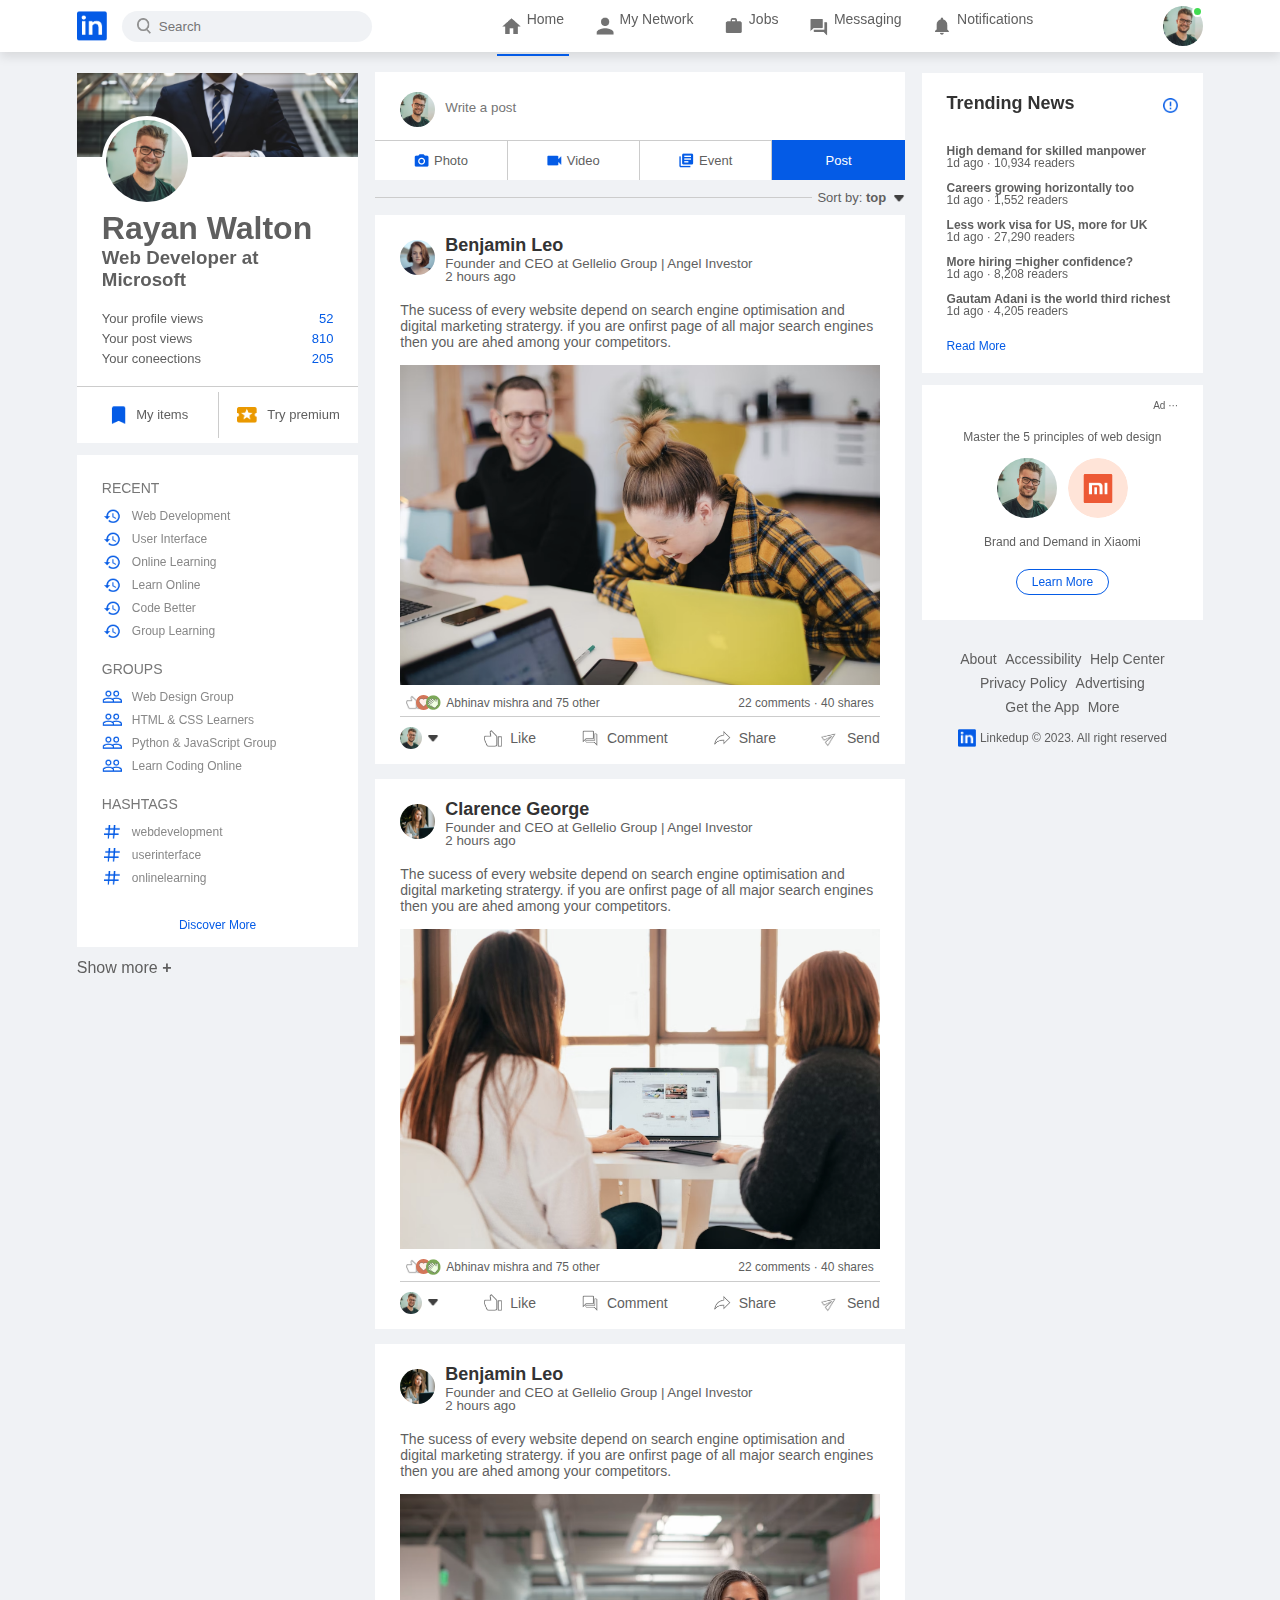
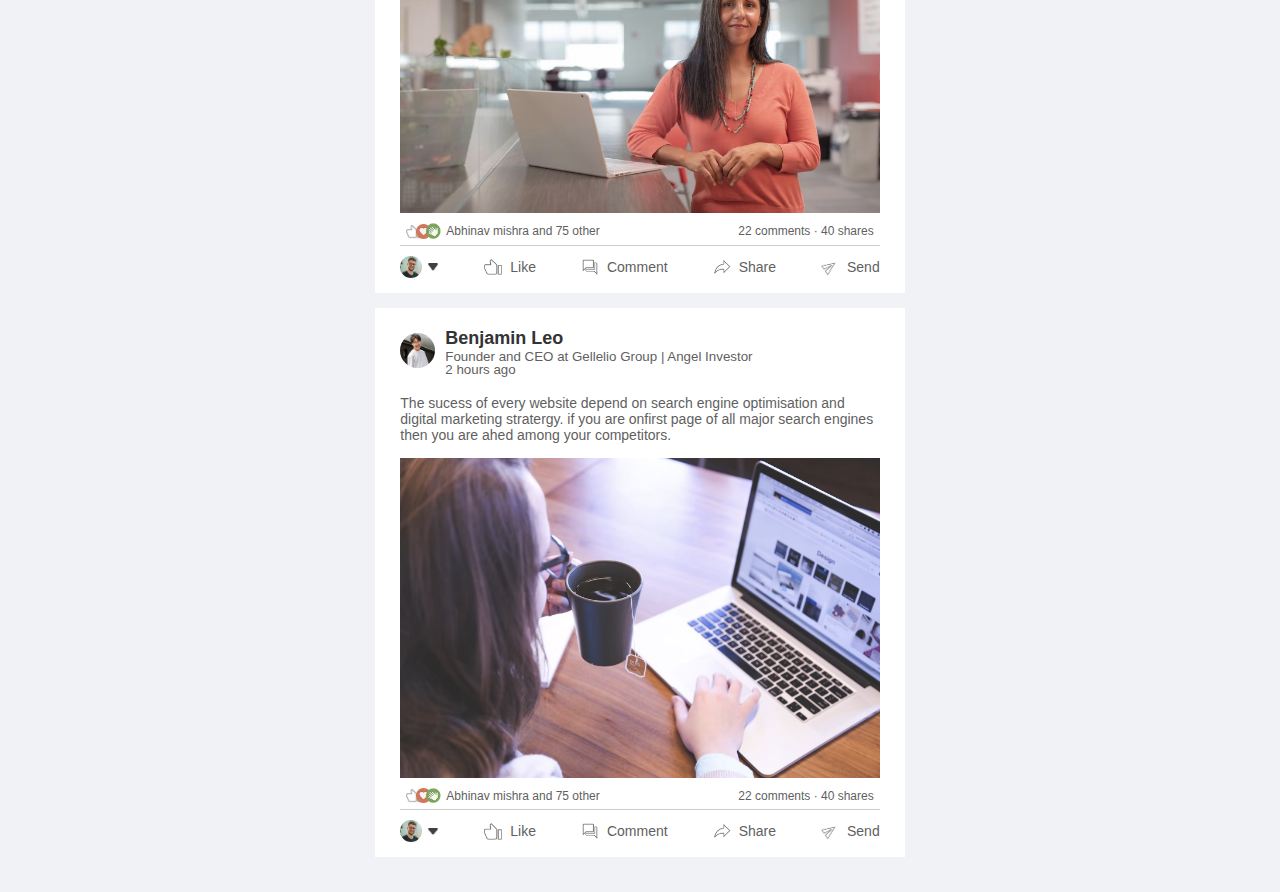
<file: index.html>
<!DOCTYPE html>
<html lang="en">
<head>
    <meta charset="UTF-8">
    <meta name="viewport" content="width=device-width, initial-scale=1.0">
    <title>Social Media</title>
    <link rel="stylesheet" href="style.css">
</head>
<body>
    <nav class="navbar">
        <div class="nav-left">
            <a href="index.html" class="logo"><img src="images/logo.png"></a>
            <div class="search-box">
                <img src="images/search.png" >
                <input type="text" placeholder="Search">
            </div>
        </div>
        <div class="nav-center">
            <ul>
                <li><a href="#" class="active-link"><img src="images/home.png"><span>Home</span></a></li>
                <li><a href="#"><img src="images/network.png"><span>My Network</span></a></li>
                <li><a href="#"><img src="images/jobs.png"><span>Jobs</span></a></li>
                <li><a href="#"><img src="images/message.png"><span>Messaging</span></a></li>
                <li><a href="#"><img src="images/notification.png"><span>Notifications</span></a></li>
            </ul>
        </div>
        <div class="nav-right">
            <div class="online">
                <img src="images/user-1.png" class="nav-profile-img" onclick="toggleMenu()">
            </div>
        </div>
        <!----------------profile dropdown menu----------------------->
        <div class="profile-menu-wrap" id="profileMenu">
            <div class="profile-menu">
                <div class="user-info">
                    <img src="images/user-1.png">
                    <div>
                        <h3>Rayan Walton</h3>
                        <a href="profile.html">See your profile</a>
                    </div>
                </div>
                <hr>
                <a href="#" class="profile-menu-link">
                    <img src="images/feedback.png">
                    <p>Give Feedback</p>
                    <span>></span>
                </a>
                <a href="#" class="profile-menu-link">
                    <img src="images/setting.png">
                    <p>Settings & Privacy</p>
                    <span>></span>
                </a>
                <a href="#" class="profile-menu-link">
                    <img src="images/help.png">
                    <p>Help & Support</p>
                    <span>></span>
                </a>
                <a href="#" class="profile-menu-link">
                    <img src="images/display.png">
                    <p>Display & Accessibility</p>
                    <span>></span>
                </a>
                <a href="#" class="profile-menu-link">
                    <img src="images/logout.png">
                    <p>Logout</p>
                    <span>></span>
                </a>
            </div>
        </div>
    </nav>
    <!--------------navbar close-------------------------->
    <div class="container">
         <!--------------left-sidebar-------------------------->
        <div class="left-sidebar">
            <div class="sidebar-profile-box">
                <img src="images/cover-pic.png" width="100%">
                 <div class="sidebar-profile-info">
                    <img src="images/user-1.png">
                    <h1>Rayan Walton</h1>
                    <h3>Web Developer at Microsoft</h3>
                    <ul>
                        <li>Your profile views <span>52</span></li>
                        <li>Your post views <span>810</span></li>
                        <li>Your coneections <span>205</span></li>
                    </ul>
                 </div>
                 <div class="sidebar-profile-link">
                    <a href="#"><img src="images/items.png">My items</a>
                    <a href="#"><img src="images/premium.png">Try premium</a>
                 </div>
            </div>
            <div class="sidebar-activity" id="sidebarActivity">
                <h3>RECENT</h3>
                <a href="#"><img src="images/recent.png">Web Development</a>
                <a href="#"><img src="images/recent.png">User Interface</a>
                <a href="#"><img src="images/recent.png">Online Learning</a>
                <a href="#"><img src="images/recent.png">Learn Online</a>
                <a href="#"><img src="images/recent.png">Code Better</a>
                <a href="#"><img src="images/recent.png">Group Learning</a>
                <h3>GROUPS</h3>
                <a href="#"><img src="images/group.png">Web Design Group</a>
                <a href="#"><img src="images/group.png">HTML & CSS Learners</a>
                <a href="#"><img src="images/group.png">Python & JavaScript Group</a>
                <a href="#"><img src="images/group.png">Learn Coding Online</a>
                <h3>HASHTAGS</h3>
                <a href="#"><img src="images/hashtag.png">webdevelopment</a>
                <a href="#"><img src="images/hashtag.png">userinterface</a>
                <a href="#"><img src="images/hashtag.png">onlinelearning</a>
                <div class="discover-more-link">
                    <a href="#">Discover More</a>
                </div>
            </div>
            <p id="showMoreLink" onclick="toggleActivity()">Show more <b>+</b></p>
        </div>
         <!--------------main-content-------------------------->
        <div class="main-content">
            <div class="create-post">
                <div class="create-post-input">
                    <img src="images/user-1.png">
                    <textarea rows="2" placeholder="Write a post"></textarea>
                </div>
                <div class="create-post-links">
                    <li><img src="images/photo.png">Photo</li>
                    <li><img src="images/video.png">Video</li>
                    <li><img src="images/event.png">Event</li>
                    <li>Post</li>
                </div>
            </div>
            <div class="sort-by">
                <hr>
                <p>Sort by: <span>top <img src="images/down-arrow.png"></p>
            </div>
            <div class="post">
                <div class="post-author">
                    <img src="images/user-3.png">
                    <div>
                        <h1>Benjamin Leo</h1>
                        <small>Founder and CEO at Gellelio Group | Angel Investor</small>
                        <small>2 hours ago</small>
                    </div>
                </div>
                <p>The sucess of every website depend on search engine optimisation and digital marketing stratergy.
                    if you are onfirst page of all major search engines then you are ahed among your competitors.
                </p>
                <img src="images/post-image-1.png" width="100%">
                <div class="post-stats">
                    <div>
                        <img src="images/thumbsup.png">
                        <img src="images/love.png">
                        <img src="images/clap.png">
                        <span class="liked-user">Abhinav mishra and 75 other</span>
                    </div>
                    <div>
                        <span>22 comments &middot; 40 shares</span>
                    </div>
                </div>
                <div class="post-activity">
                    <div>
                        <img src="images/user-1.png" class="post-activity-user-icon">
                        <img src="images/down-arrow.png" class="post-activity-arrow-icon">
                    </div>
                    <div class="post-activity-link">
                        <img src="images/like.png">
                        <span>Like</span>
                    </div>
                    <div class="post-activity-link">
                        <img src="images/comment.png">
                        <span>Comment</span>
                    </div>
                    <div class="post-activity-link">
                        <img src="images/share.png">
                        <span>Share</span>
                    </div>
                    <div class="post-activity-link">
                        <img src="images/send.png">
                        <span>Send</span>
                    </div>
                </div>
            </div>
            <div class="post">
                <div class="post-author">
                    <img src="images/user-4.png">
                    <div>
                        <h1>Clarence George</h1>
                        <small>Founder and CEO at Gellelio Group | Angel Investor</small>
                        <small>2 hours ago</small>
                    </div>
                </div>
                <p>The sucess of every website depend on search engine optimisation and digital marketing stratergy.
                    if you are onfirst page of all major search engines then you are ahed among your competitors.
                </p>
                <img src="images/post-image-2.png" width="100%">
                <div class="post-stats">
                    <div>
                        <img src="images/thumbsup.png">
                        <img src="images/love.png">
                        <img src="images/clap.png">
                        <span class="liked-user">Abhinav mishra and 75 other</span>
                    </div>
                    <div>
                        <span>22 comments &middot; 40 shares</span>
                    </div>
                </div>
                <div class="post-activity">
                    <div>
                        <img src="images/user-1.png" class="post-activity-user-icon">
                        <img src="images/down-arrow.png" class="post-activity-arrow-icon">
                    </div>
                    <div class="post-activity-link">
                        <img src="images/like.png">
                        <span>Like</span>
                    </div>
                    <div class="post-activity-link">
                        <img src="images/comment.png">
                        <span>Comment</span>
                    </div>
                    <div class="post-activity-link">
                        <img src="images/share.png">
                        <span>Share</span>
                    </div>
                    <div class="post-activity-link">
                        <img src="images/send.png">
                        <span>Send</span>
                    </div>
                </div>
            </div>
            <div class="post">
                <div class="post-author">
                    <img src="images/user-4.png">
                    <div>
                        <h1>Benjamin Leo</h1>
                        <small>Founder and CEO at Gellelio Group | Angel Investor</small>
                        <small>2 hours ago</small>
                    </div>
                </div>
                <p>The sucess of every website depend on search engine optimisation and digital marketing stratergy.
                    if you are onfirst page of all major search engines then you are ahed among your competitors.
                </p>
                <img src="images/post-image-3.png" width="100%">
                <div class="post-stats">
                    <div>
                        <img src="images/thumbsup.png">
                        <img src="images/love.png">
                        <img src="images/clap.png">
                        <span class="liked-user">Abhinav mishra and 75 other</span>
                    </div>
                    <div>
                        <span>22 comments &middot; 40 shares</span>
                    </div>
                </div>
                <div class="post-activity">
                    <div>
                        <img src="images/user-1.png" class="post-activity-user-icon">
                        <img src="images/down-arrow.png" class="post-activity-arrow-icon">
                    </div>
                    <div class="post-activity-link">
                        <img src="images/like.png">
                        <span>Like</span>
                    </div>
                    <div class="post-activity-link">
                        <img src="images/comment.png">
                        <span>Comment</span>
                    </div>
                    <div class="post-activity-link">
                        <img src="images/share.png">
                        <span>Share</span>
                    </div>
                    <div class="post-activity-link">
                        <img src="images/send.png">
                        <span>Send</span>
                    </div>
                </div>
            </div>
            <div class="post">
                <div class="post-author">
                    <img src="images/user-5.png">
                    <div>
                        <h1>Benjamin Leo</h1>
                        <small>Founder and CEO at Gellelio Group | Angel Investor</small>
                        <small>2 hours ago</small>
                    </div>
                </div>
                <p>The sucess of every website depend on search engine optimisation and digital marketing stratergy.
                    if you are onfirst page of all major search engines then you are ahed among your competitors.
                </p>
                <img src="images/post-image-4.png" width="100%">
                <div class="post-stats">
                    <div>
                        <img src="images/thumbsup.png">
                        <img src="images/love.png">
                        <img src="images/clap.png">
                        <span class="liked-user">Abhinav mishra and 75 other</span>
                    </div>
                    <div>
                        <span>22 comments &middot; 40 shares</span>
                    </div>
                </div>
                <div class="post-activity">
                    <div>
                        <img src="images/user-1.png" class="post-activity-user-icon">
                        <img src="images/down-arrow.png" class="post-activity-arrow-icon">
                    </div>
                    <div class="post-activity-link">
                        <img src="images/like.png">
                        <span>Like</span>
                    </div>
                    <div class="post-activity-link">
                        <img src="images/comment.png">
                        <span>Comment</span>
                    </div>
                    <div class="post-activity-link">
                        <img src="images/share.png">
                        <span>Share</span>
                    </div>
                    <div class="post-activity-link">
                        <img src="images/send.png">
                        <span>Send</span>
                    </div>
                </div>
            </div>
            
        </div>
         <!--------------right-sidebar-------------------------->
        <div class="right-sidebar">
            <div class="sidebar-news">
                <img src="images/more.png" class="info-icon">
                <h3>Trending News</h3>
                <a href="#">High demand for skilled manpower</a>
                <span>1d ago &middot; 10,934 readers</span>

                <a href="#">Careers growing horizontally too</a>
                <span>1d ago &middot; 1,552 readers</span>

                <a href="#">Less work visa for US, more for UK</a>
                <span>1d ago &middot; 27,290 readers</span>

                <a href="#">More hiring =higher confidence?</a>
                <span>1d ago &middot; 8,208 readers</span>

                <a href="#">Gautam Adani is the world third richest</a>
                <span>1d ago &middot; 4,205 readers</span>

                <a href="#" class="read-more-link">Read More</a>
            </div>
            <div class="sidebar-ad">
                <small>Ad &middot;&middot;&middot;</small>
                <p>Master the 5 principles of web design</p>
                <div>
                    <img src="images/user-1.png">
                    <img src="images/mi-logo.png">
                </div>
                <b>Brand and Demand in Xiaomi</b>
                <a href="#" class="ad-link">Learn More</a>
            </div>
            <div class="sideber-useful-links">
                <a href="#">About</a>
                <a href="#">Accessibility</a>
                <a href="#">Help Center</a>
                <a href="#">Privacy Policy</a>
                <a href="#">Advertising</a>
                <a href="#">Get the App</a>
                <a href="#">More</a>

                <div class="copyright-msg">
                    <img src="images/logo.png">
                    <p>Linkedup &#169; 2023. All right reserved</p>
                </div>
            </div>
        </div>
    </div>
    <script>
        let profileMenu=document.getElementById("profileMenu");

        function toggleMenu(){
            profileMenu.classList.toggle("open-menu");
        }
    </script>
    <script>
        let sideActivity=document.getElementById("sidebarActivity");
        let moreLink=document.getElementById("showMoreLink");
        function toggleActivity(){
            sideActivity.classList.toggle("open-activity");
            if(sideActivity.classList.contains("open-activity")){
            moreLink.innerHTML="Show Less <b>-</b>";
            }
            else{
            moreLink.innerHTML="Show More <b>+</b>";
            }
        }
        
    </script>
</body>
</html>
</file>
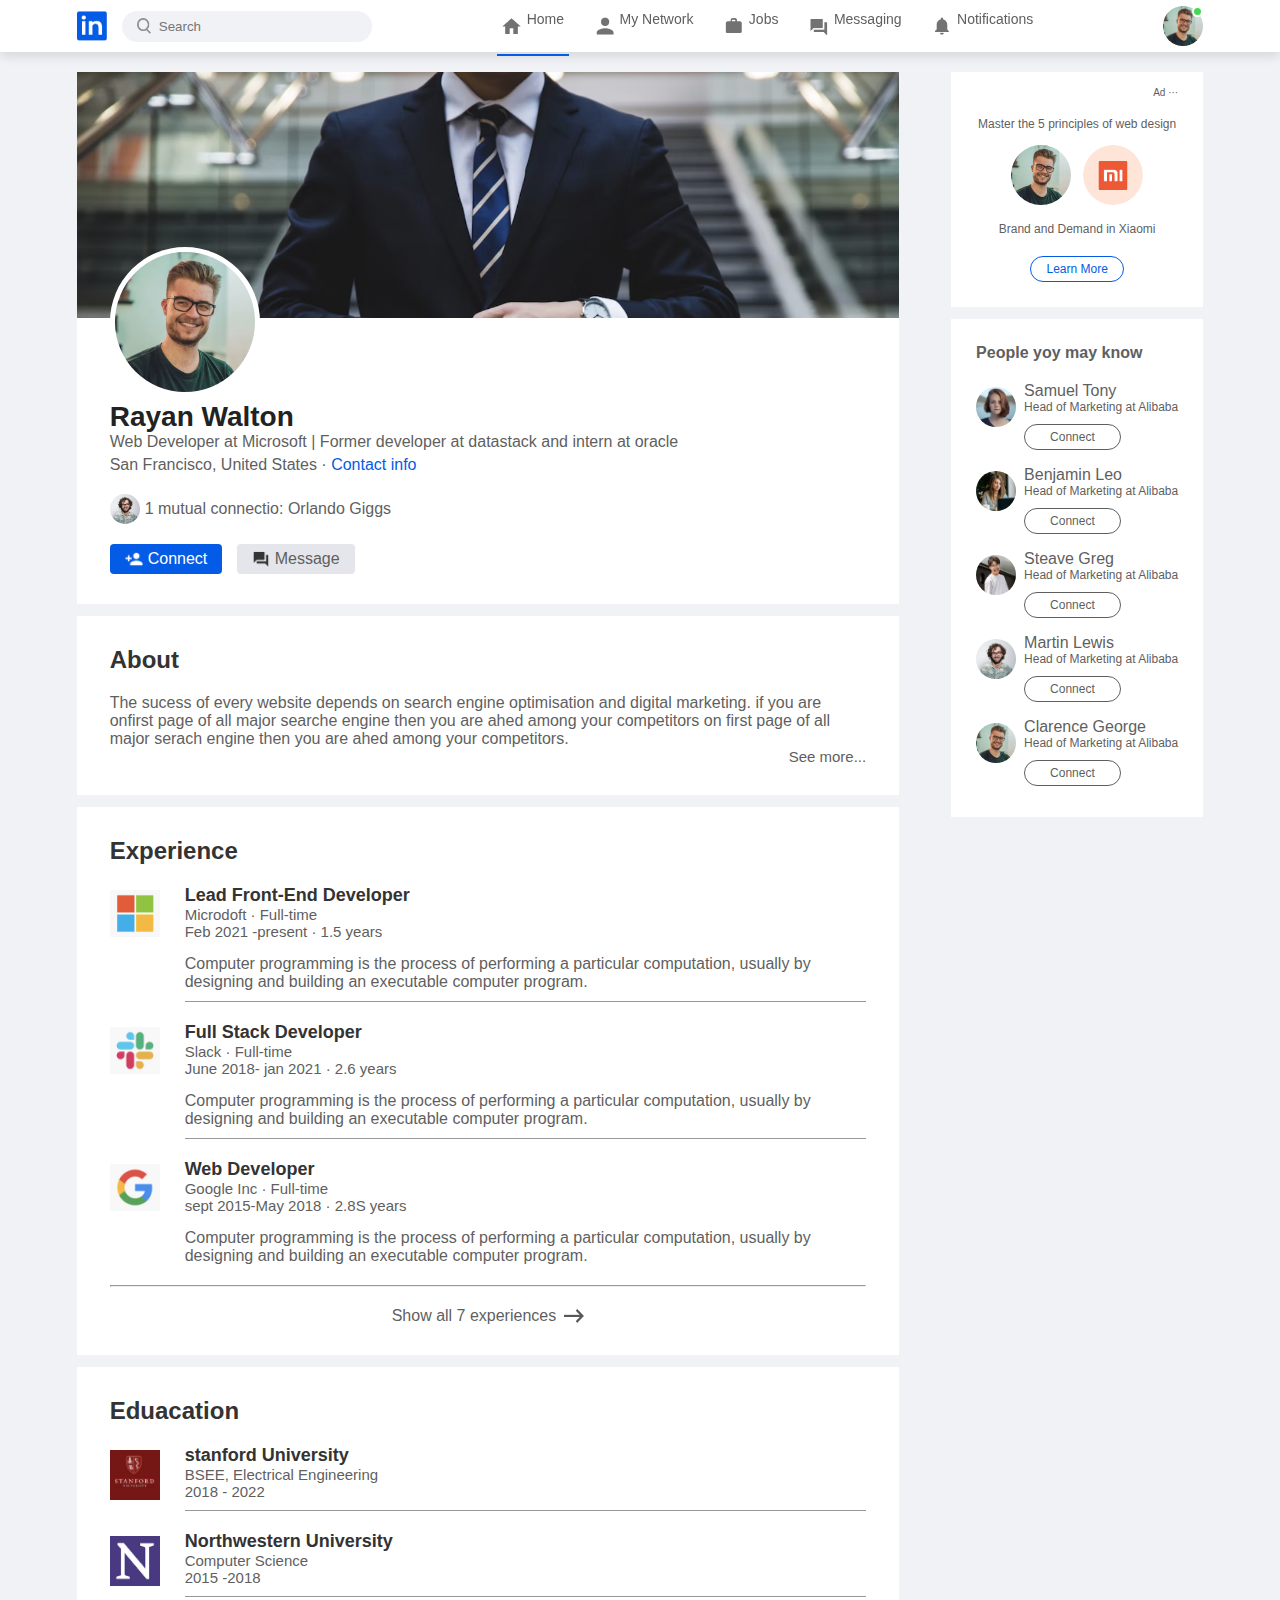
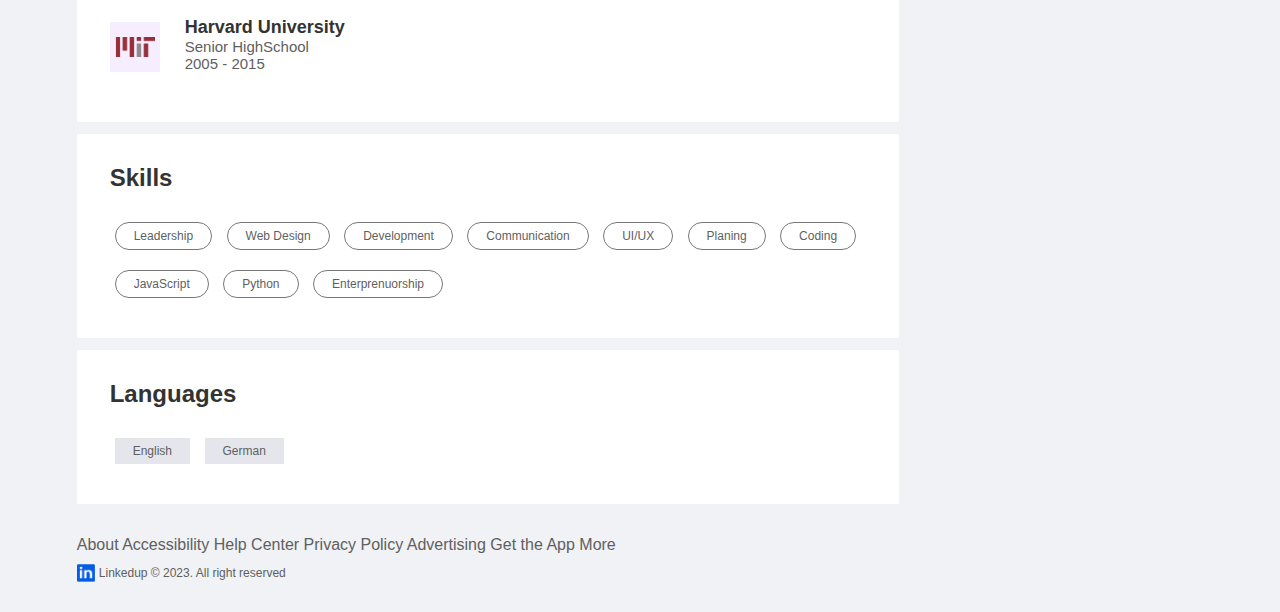
<file: profile.html>
<!DOCTYPE html>
<html lang="en">
<head>
    <meta charset="UTF-8">
    <meta name="viewport" content="width=device-width, initial-scale=1.0">
    <title>Social Media</title>
    <link rel="stylesheet" href="style.css">
</head>
<body>
    <nav class="navbar">
        <div class="nav-left">
            <a href="index.html" class="logo"><img src="images/logo.png"></a>
            <div class="search-box">
                <img src="images/search.png" >
                <input type="text" placeholder="Search">
            </div>
        </div>
        <div class="nav-center">
            <ul>
                <li><a href="#" class="active-link"><img src="images/home.png"><span>Home</span></a></li>
                <li><a href="#"><img src="images/network.png"><span>My Network</span></a></li>
                <li><a href="#"><img src="images/jobs.png"><span>Jobs</span></a></li>
                <li><a href="#"><img src="images/message.png"><span>Messaging</span></a></li>
                <li><a href="#"><img src="images/notification.png"><span>Notifications</span></a></li>
            </ul>
        </div>
        <div class="nav-right">
            <div class="online">
                <img src="images/user-1.png" class="nav-profile-img" onclick="toggleMenu()">
            </div>
        </div>
        <!----------------profile dropdown menu----------------------->
        <div class="profile-menu-wrap" id="profileMenu">
            <div class="profile-menu">
                <div class="user-info">
                    <img src="images/user-1.png">
                    <div>
                        <h3>Rayan Walton</h3>
                        <a href="profile.html">See your profile</a>
                    </div>
                </div>
                <hr>
                <a href="#" class="profile-menu-link">
                    <img src="images/feedback.png">
                    <p>Give Feedback</p>
                    <span>></span>
                </a>
                <a href="#" class="profile-menu-link">
                    <img src="images/setting.png">
                    <p>Settings & Privacy</p>
                    <span>></span>
                </a>
                <a href="#" class="profile-menu-link">
                    <img src="images/help.png">
                    <p>Help & Support</p>
                    <span>></span>
                </a>
                <a href="#" class="profile-menu-link">
                    <img src="images/display.png">
                    <p>Display & Accessibility</p>
                    <span>></span>
                </a>
                <a href="#" class="profile-menu-link">
                    <img src="images/logout.png">
                    <p>Logout</p>
                    <span>></span>
                </a>
            </div>
        </div>
    </nav>
    <!--------------navbar close-------------------------->
    <div class="container">
        <div class="profile-main">
            <div class="profile-container">
                <img src="images/cover-pic.png" width="100%">
                <div class="profile-container-inner">
                    <img src="images/user-1.png" class="profile-pic">
                    <h1>Rayan Walton</h1>
                    <b>Web Developer at Microsoft | Former developer at datastack and intern at oracle</b>
                    <p>San Francisco, United States &middot; <a href="#">Contact info</a></p>
                    <div class="mutual-connection">
                        <img src="images/user-2.png">
                        <span>1 mutual connectio: Orlando Giggs</span>
                    </div>
                    <div class="profile-btn">
                        <a href="#" class="primary-btn"><img src="images/connect.png">Connect</a>
                        <a href="#"><img src="images/chat.png">Message</a>
                    </div>
                </div>
            </div>
            <div class="profile-description">
                <h2>About</h2>
                <p>The sucess of every website depends on search engine optimisation and digital marketing. if you are onfirst page of all major searche
                    engine then you are ahed among your competitors on first page of all major serach engine then you are ahed among your competitors.
                </p>
                <a href="#" class="see-more-link">See more...</a>
            </div>
            <div class="profile-description">
                <h2>Experience</h2>
                <div class="profile-desc-row">
                    <img src="images/microsoft.png">
                    <div>
                        <h3>Lead Front-End Developer</h3>
                        <b>Microdoft &middot; Full-time</b>
                        <b>Feb 2021 -present &middot; 1.5 years</b>
                        <p>Computer programming is the process of performing a particular computation, usually by designing 
                            and building an executable computer program.
                        </p>
                        <hr>
                    </div>
                </div>
                <div class="profile-desc-row">
                    <img src="images/slack.png">
                    <div>
                        <h3>Full Stack Developer</h3>
                        <b>Slack &middot; Full-time</b>
                        <b>June 2018- jan 2021 &middot; 2.6 years</b>
                        <p>Computer programming is the process of performing a particular computation, usually by designing 
                            and building an executable computer program.
                        </p>
                        <hr>
                    </div>
                </div>
                <div class="profile-desc-row">
                    <img src="images/google.png">
                    <div>
                        <h3>Web Developer</h3>
                        <b>Google Inc &middot; Full-time</b>
                        <b>sept 2015-May 2018 &middot; 2.8S years</b>
                        <p>Computer programming is the process of performing a particular computation, usually by designing 
                            and building an executable computer program.
                        </p>
                       
                    </div>
                </div>
                <hr>
                <a href="#" class="experience-link">Show all 7 experiences <img src="images/right-arrow.png"></a>
            </div>
            <div class="profile-description">
                <h2>Eduacation</h2>
                <div class="profile-desc-row">
                    <img src="images/stanford.png">
                    <div>
                        <h3>stanford University</h3>
                        <b>BSEE, Electrical Engineering</b>
                        <b>2018 - 2022</b>
                        <hr>
                    </div>
                </div>
                <div class="profile-desc-row">
                    <img src="images/north.png">
                    <div>
                        <h3>Northwestern University</h3>
                        <b>Computer Science</b>
                        <b>2015 -2018</b>
                        <hr>
                    </div>
                </div>
                <div class="profile-desc-row">
                    <img src="images/mit.png">
                    <div>
                        <h3>Harvard University</h3>
                        <b>Senior HighSchool</b>
                        <b>2005 - 2015</b>
                       
                    </div>
                </div>
            </div>
            <div class="profile-description">
                <h2>Skills</h2>
                <a href="#" class="skill-btn">Leadership</a>
                <a href="#" class="skill-btn">Web Design</a>
                <a href="#" class="skill-btn">Development</a>
                <a href="#" class="skill-btn">Communication</a>
                <a href="#" class="skill-btn">UI/UX</a>
                <a href="#" class="skill-btn">Planing</a>
                <a href="#" class="skill-btn">Coding</a>
                <a href="#" class="skill-btn">JavaScript</a>
                <a href="#" class="skill-btn">Python</a>
                <a href="#" class="skill-btn">Enterprenuorship</a>
            </div>
            <div class="profile-description">
                <h2>Languages</h2>
                <a href="#" class="lan-btn">English</a>
                <a href="#" class="lan-btn">German</a>
            </div>
        </div>
        <!------------profile sidebar-------------->
        <div class="profil-sidebar">
            <div class="sidebar-ad">
                <small>Ad &middot;&middot;&middot;</small>
                <p>Master the 5 principles of web design</p>
                <div>
                    <img src="images/user-1.png">
                    <img src="images/mi-logo.png">
                </div>
                <b>Brand and Demand in Xiaomi</b>
                <a href="#" class="ad-link">Learn More</a>
            </div>
            <div class="sidebar-people">
                <h3>People yoy may know</h3>
                <div class="sidebar-people-row">
                    <img src="images/user-3.png">
                    <div>
                        <h2>Samuel Tony</h2>
                        <p>Head of Marketing at Alibaba</p>
                        <a href="#">Connect</a>
                    </div>
                </div>
                <div class="sidebar-people-row">
                    <img src="images/user-4.png">
                    <div>
                        <h2>Benjamin Leo</h2>
                        <p>Head of Marketing at Alibaba</p>
                        <a href="#">Connect</a>
                    </div>
                </div>
                <div class="sidebar-people-row">
                    <img src="images/user-5.png">
                    <div>
                        <h2>Steave Greg</h2>
                        <p>Head of Marketing at Alibaba</p>
                        <a href="#">Connect</a>
                    </div>
                </div>
                <div class="sidebar-people-row">
                    <img src="images/user-2.png">
                    <div>
                        <h2>Martin Lewis</h2>
                        <p>Head of Marketing at Alibaba</p>
                        <a href="#">Connect</a>
                    </div>
                </div>
                <div class="sidebar-people-row">
                    <img src="images/user-1.png">
                    <div>
                        <h2>Clarence George</h2>
                        <p>Head of Marketing at Alibaba</p>
                        <a href="#">Connect</a>
                    </div>
                </div>
            </div>
        </div>
    </div>
    <div class="profile-footer">
        <div class="sidebar-useful-links">
            <a href="#">About</a>
            <a href="#">Accessibility</a>
            <a href="#">Help Center</a>
            <a href="#">Privacy Policy</a>
            <a href="#">Advertising</a>
            <a href="#">Get the App</a>
            <a href="#">More</a>

            <div class="copyright-msg">
                <img src="images/logo.png">
                <p>Linkedup &#169; 2023. All right reserved</p>
            </div>
        </div>
    </div>
    <script>
        let profileMenu=document.getElementById("profileMenu");

        function toggleMenu(){
            profileMenu.classList.toggle("open-menu");
        }
    </script>
</body>
</html>
</file>
<file: style.css>
*{
    margin: 0;
    padding: 0;
    font-family: 'Poppins',sans-serif;
    box-sizing: border-box;
}
body{
    background: #f0f2f5;
    color: #5f5f5f;
}
a{
    text-decoration: none;
    color: #5f5f5f;
}
.navbar{
    display: flex;
    align-items: center;
    justify-content: space-between;
    background: #fff;
    padding: 6px 6%;
    position:sticky;
    top: 0;
    z-index: 100;
    box-shadow: 0 5px 10px rgba(0, 0, 0, 0.1);
}
.logo img{
    width: 30px;
    margin-right: 15px;
    display: block;
}
.nav-center ul li{
    display:inline-block;
    list-style: none;
}
.nav-center ul li a{
    display: flex;
    align-items: cenetr;
    font-size: 14px;
    margin: 5px 8px;
    padding-right: 5px;
    position: relative;
}
.nav-center ul li a img{
    width: 30px;
}
.nav-center ul li a::after{
    content: '';
    width: 0;
    height: 2px;
    background: #045be6;
    position: absolute;
    bottom: -15px;
    transition: width 0.3s;
}
.nav-center ul li a:hover::after,
.nav-center ul li a.active-link::after{
    width: 100%;

}
.nav-profile-img{
    width: 40px;
    border-radius: 50%;
    display: block;
    cursor: pointer;
    position: relative;
}
.online{
    position: relative;
}
.online::after{
    content: '';
    width: 7px;
    height: 7px;
    border: 2px solid #fff;
    border-radius: 50%;
    right: 0px;
    top:0px;
    background: #41db51;
    position: absolute;
}
.search-box{
    background: #f0f2f5;
    width: 250px;
    border-radius: 20px;
    display: flex;
    align-items: center;
    padding: 0 15px;
}
.nav-left{
    display: flex;
    align-items: center;
}

.search-box img{
    width: 14px;
}
.search-box input{
    width: 100%;
    background: transparent;
    padding: 8px;
    outline: none;
    border: none;
}
/*----------navbar end--------------------*/
.container{
    padding: 20px 6%;
    display: flex;
    flex-wrap: wrap;
    justify-content: space-between;
}
/*----------left-sidebar--------------------*/
.left-sidebar{
    flex-basis:25%;
    align-self: flex-start;
    position: sticky;
    top: 73px;

}
.sidebar-profile-box{
    background: #fff;
}
.sidebar-profile-info{
    padding: 0 25px;
}
.sidebar-profile-info img{
    width: 90px;
    border-radius: 50%;
    background: #fff;
    padding: 4px;
    margin-top: -45px;

}
.sidebar-profile-info img h1{
    font-size: 20px;
    font-weight: 600;
    color: #222;
}
.sidebar-profile-info img h3{
    font-size: 14px;
    font-weight: 500;
    color: #777;
}
.sidebar-profile-info ul{
    list-style: none;
    margin: 20px 0;
}
.sidebar-profile-info ul li{
    width: 100%;
    margin: 5px 0;
    font-size: 13px;

}
.sidebar-profile-info ul li span{
    float: right;
    color: #045be6;
}
.sidebar-profile-link{
    display: flex;
    align-items: center;
    border-top:1px solid #ccc;
}
.sidebar-profile-link a{
    flex-basis: 50%;
    display: flex;
    align-items: center;
    justify-content: center;
    padding: 15px 0;
    font-size: 13px;
    border-left:1px solid #ccc;
}
.sidebar-profile-link a:first-child{
    border-left: 0;
}
.sidebar-profile-link a img{
   width:20px;
   margin-right:10px ;
}
.sidebar-activity{
    background: #fff;
    padding: 5px 25px;
    margin: 12px 0;
}
.sidebar-activity h3{
    color: #777;
    font-size: 14px;
    font-weight: 500;
    margin: 20px 0 10px;
}
.sidebar-activity a{
    display: flex;
    align-items: center;
    font-size: 12px;
    font-weight: 500;
    color: #888;
    margin: 3px 0;
}
.sidebar-activity a img{
    width: 20px;
    margin-right: 10px;
}
.discover-more-link{
    border-top: 1 px solid #ccc;
    text-align: center;
    margin-top: 20px;
    margin-left: -25px;
    margin-right: -25px;
}
.discover-more-link a{
    color: #045be6;
    display: inline-block;
    margin: 10px 0;
}
/*----------right-sidebar --------------------*/
.right-sidebar{
    flex-basis:25%;
    align-self: flex-start;
    position: sticky;
    top: 73px;
}
.sidebar-news{
    background: #fff;
    padding: 10px 25px;
}
.info-icon{
    width: 15px;
    float: right;
    margin-top: 15px;
}
.sidebar-news h3{
    font-size: 18px;
    font-weight: 600;
    color: #333;
    margin: 10px 0 30px;
}
.sidebar-news a{
    display: block;
    font-size: 12px;
    font-weight: 600;
    margin-top: 10px;
    margin-bottom: -5px;
}
.sidebar-news span{
    font-size: 12px;
}
.sidebar-news .read-more-link{
    color: #045be6;
    font-weight: 500;
    margin: 20px 0 10px;
}
.sidebar-ad{
    background: #fff;
    padding: 15px 25px;
    text-align: center;
    margin: 12px 0;
    font-size: 12px;
}
.sidebar-ad img{
    width: 60px;
    border-radius: 50%;
    margin: 4px;
}
.sidebar-ad small{
    float: right;
    font-weight: 500;
}
.sidebar-ad p{
    margin-top: 30px;
    margin-bottom: 10px;

}
.sidebar-ad b{
    display: block;
    font-weight: 500;
    margin-top: 10px;
}
.ad-link{
    display:inline-block;
    border: 1px solid #045be6;
    border-radius: 30px;
    padding:5px 15px;
    color: #045be6;
    font-weight: 500;
    margin: 20px auto 10px;
}
.sideber-useful-links{
    padding: 15px 25px;
    text-align: center;
}
.sideber-useful-links a{
    display:inline-block;
    font-size: 14px;
    margin: 4px 2px;
}
.copyright-msg{
    display: flex;
    align-items: center;
    justify-content: center;
    font-size: 12px;
    margin-top: 10px;
    font-weight: 500;
}
.copyright-msg img{
    width: 18px;
    margin-right: 4px;
}
/*--------------main-content--------------------------*/
.main-content{
    flex-basis: 47%;
}
.create-post{
    background: #fff;
}
.create-post-input{
    padding: 20px 25px 10px;
    display: flex;
    align-items: flex-start;

}
.create-post-input img{
    width: 35px;
    border-radius: 50%;
    margin-right: 10px;
}
.create-post-input textarea{
    width: 100%;
    border:0;
    outline: 0;
    resize: none;
    background: transparent;
    margin-top: 8px;
}
::placeholder{
    font-weight: 500;
}
.create-post-links{
    display: flex;
    align-items: flex-start;
}
.create-post-links li{
    list-style: none;
    border-top:1px solid #ccc;
    border-right: 1px solid #ccc;
    flex-basis: 25%;
    height: 40px;
    font-size: 13px;
    display: flex;
    align-items: center;
    justify-content: center;
    cursor: pointer;
}
.create-post-links li img{
    width: 15px;
    margin-right: 5px;
}
.create-post-links li:last-child{
    background: #045be6;
    color:#fff;
    border-top: 0;
    border-right: 0;
}
.sort-by{
    display: flex;
    align-items: center;
    margin: 10px 0;
}
.sort-by hr{
    flex: 1;
    border: 0;
    height: 1px;
    background: #ccc;

}
.sort-by p{
    font-size: 13px;
    padding-left: 5px;
}
.sort-by span{
    font-weight: 600;
    cursor: pointer;
}
.sort-by span img{
    width: 12px;
    margin-left: 3px;
}
.post{
    background: #fff;
    padding: 20px 25px 5px;
    margin: 5px 0 15px;
}
.post-author{
    display: flex;
    align-items: flex-start;
    margin-bottom: 20px;
}
.post-author img{
    width: 35px;
    border-radius:50%;
    margin-right: 10px;
    margin-top: 5px;
}
.post-author h1{
    font-size: 18px;
    font-weight: 600;
    color: #333;
}
.post-author small{
    display: block;
    margin-bottom: -2px;
}
.post p{
    font-size: 14px;
    margin-bottom: 15px;

}
.post-stats{
    display: flex;
    flex-wrap: wrap;
    align-items: center;
    justify-content: space-between;
    font-size: 12px;
    border-bottom: 1px solid #ccc;
    padding: 6px;
}
.post-stats div{
    display: flex;
    align-items: center;
}
.post-stats img{
    width: 15px;
    margin-right: -5px;
}
.liked-user{
    margin-left: 10px;
}
.post-activity{
    display: flex;
    align-items: center;
    justify-content: space-between;
    padding: 10px 0;
    font-size: 14px;
    font-weight: 500;
}
.post-activity div{
    display: flex;
    align-items: center;
}
.post-activity-user-icon{
    width: 22px;
    border-radius: 50%;
}
.post-activity-arrow-icon{
    width: 12px;
    margin-left: 5px;
}
.post-activity-link img{
    width: 18px;
    margin-right: 8px;
}
/*--------------------------profile-drop-down-menu-----------------*/
.profile-menu-wrap{
    position: absolute;
    top: 100%;
    right: 5%;
    width: 320px;
    max-height: 0;
    overflow: hidden;
    transition: max-height 0.5s;
}
.profile-menu-wrap.open-menu{
    max-height: 400px;
}
.profile-menu{
    background: #222;
    color: #fff;
    padding: 20px;
    margin: 10px;

}
.user-info{
    display: flex;
    align-items: center;
}
.user-info img{
    width: 50px;
    border-radius: 50%;
    margin-right: 15px;
}
.user-info img h3{
    font-weight:500;
    margin-bottom: -7px;
}
.user-info a{
    color: #c9dbf8;
    font-size: 13px;
}
.profile-menu hr{
    border: 0;
    height: 1px;
    width: 100%;
    background: #fff;
    margin: 15px 0 10px;
}
.profile-menu-link{
    display: flex;
    align-items: center;
    color: #fff;
    margin: 12px 0;
    font-size: 14px;
}
.profile-menu-link p{
    width: 100%;
}
.profile-menu-link img{
    width: 35px;
    border-radius: 50%;
    margin-right: 15px;
}
/*-------------------profile page------------*/
.profile-main{
    flex-basis: 73%;
}
.prfile-sidebar{
    flex-basis: 25%;
    align-self: flex-start;
    position: sticky;
    top: 73%;
}
.profile-container{
    background: #fff;
}
.profile-container-inner{
    padding: 0 4% 10px;
}

.profile-pic{
    width:150px;
    border-radius: 50%;
    margin-top: -75px;
    padding: 5px;
    background: #fff;
}

.profile-container h1{
    font-size: 28px;
    font-weight: 600;
    color:#222;
}
.profile-container b{
    font-weight: 500;
}
.profile-container p{
    margin-top: 5px;
}

.profile-container p a{
    color: #045be6;
    font-weight: 500;
}
.mutual-connection{
    display: flex;
    align-items: center;
    margin: 20px 0;
}
.mutual-connection img{
    width:30px;
    border-radius: 50%;
    margin-right: 5px;
}
.profile-btn{
    margin: 20px 0;
}
.profile-btn a{
    display: inline-flex;
    align-items: center;
    background: #e4e6eb;
    padding: 6px 15px;
    border-radius: 4px;
    margin-right: 10px;
}
.profile-btn a img{
    width: 18px;
    margin-right: 5px;
}
.profile-btn .primary-btn{
     background: #045be6;
     color: #fff;
}
.profile-description{
    background: #fff;
    padding: 20px 4% 30px;
    margin: 12px 0;
}
.profile-description h2{
    color: #333;
    margin: 10px 0 20px;
    font-weight: 600;
}
.see-more-link{
    display: block;
    text-align: right;
    font-size: 15px;
}
.profile-desc-row{
    display: flex;
    align-items: flex-start;
    margin: 20px 0;
}
.profile-desc-row img{
    width: 50px;
    margin-right: 25px;
    margin-top: 5px;
}
.profile-desc-row div{
    width: 100%;
}
.profile-desc-row h3{
    font-size: 18px;
    font-weight: 600;
    color: #333;
}
.profile-desc-row b{
    display: block;
    font-weight: 500;
    font-size: 15px;
}
.profile-desc-row p{
    margin-top: 15px;

}
.profile-desc-row hr{
    border: 0;
    border-bottom: 1px solid #999;
    margin-top: 10px;
}
.experience-link{
    display: flex;
    align-items: center;
    justify-content: center;
    padding-top:20px;
    font-weight: 500;
}
.experience-link img{
    width: 20px;
    margin-left: 8px;
}
.skill-btn{
    display: inline-block;
    margin: 10px 5px;
    padding: 6px 18px;
    border: 1px solid #777;
    border-radius: 30px;
    font-size: 12px;
    font-weight: 500;
}
.lan-btn{
    display: inline-block;
    margin: 10px 5px;
    padding: 6px 18px;
    background: #e4e6eb;
    font-size: 12px;
    font-weight: 500;
}
/*--------------------profile right sidebar----------*/
.profil-sidebar .sidebar-ad{
    margin: 0;

}
.sidebar-people{
    background: #fff;
    padding: 15px 25px;
    margin: 12px 0;
    font-size: 12px;
}
.sidebar-people h3{
    font-size: 16px;
    font-weight: 600;
    margin: 10px 0 20px;
}
.sidebar-people-row{
    display: flex;
    align-items: flex-start;
    margin: 6px 0;
}
.sidebar-people-row img{
    width: 40px;
    border-radius: 50%;
    margin-right: 8px;
    margin-top: 5px;
}
.sidebar-people-row h2{
    font-weight: 500;
    font-size: 16px;
}
.sidebar-people-row a{
    display: inline-block;
    margin: 10px 0;
    padding: 5px 25px;
    border: 1px solid #5f5f5f;
    border-radius: 30px;
    font-weight: 500;
}
.profile-footer{
    padding: 0 6% 30px;
}
.profile-footer .sidebar-useful-links{
    text-align: left;
    padding: 0;
}
.profile-footer .copyright-msg{
    justify-content: flex-start;
}
/*----------------------media query for small screen-------------------*/
@media only screen and (max-width:600px){
    .search-box{
        background: transparent;
        width: auto;
        padding: 0;
    }
    .search-box input{
        width: 0;
        padding: 0;
    }
    .nav-center ul li a span{
        display: none;

    }
    .nav-center ul li a{
        padding-right: 0;
        margin: 5px;
    }
    .nav-profile-img{
        width: 30px;
    }
    .container{
        padding: 15px 6px;
    }
    .left-sidebar ,.right-sidebar{
        flex-basis: 100%;
        position: relative;
        top:unset;
    }
    .main-content{
        flex-basis: 100%;
    }
    .post-stats div{
        margin: 2px 0;
    }
    .post-activity-link span{
        display: none;
    }
    .post-activity-link{
        margin-right: 0;
    }
    .profile-main, .profile-sidebar{
        flex-basis: 100%;
    }
    .profile-container{
        font-size: 14px;
    }
    .profile-pic{
        width: 100px;
        margin-top: -50px;
    }
    .profile-description{
        font-size: 14px;
    }
    .profil-sidebar{
       flex-basis: 100%;
    }
    #showMoreLink{
        display: block;
        width: fit-content;
        margin: 10px auto;
        font-size: 14px;
        cursor: pointer;
    }
    .sidebar-activity{
        display: none;
    }
    .sidebar-activity.open-activity{
        display: block;
    }
}
</file>
